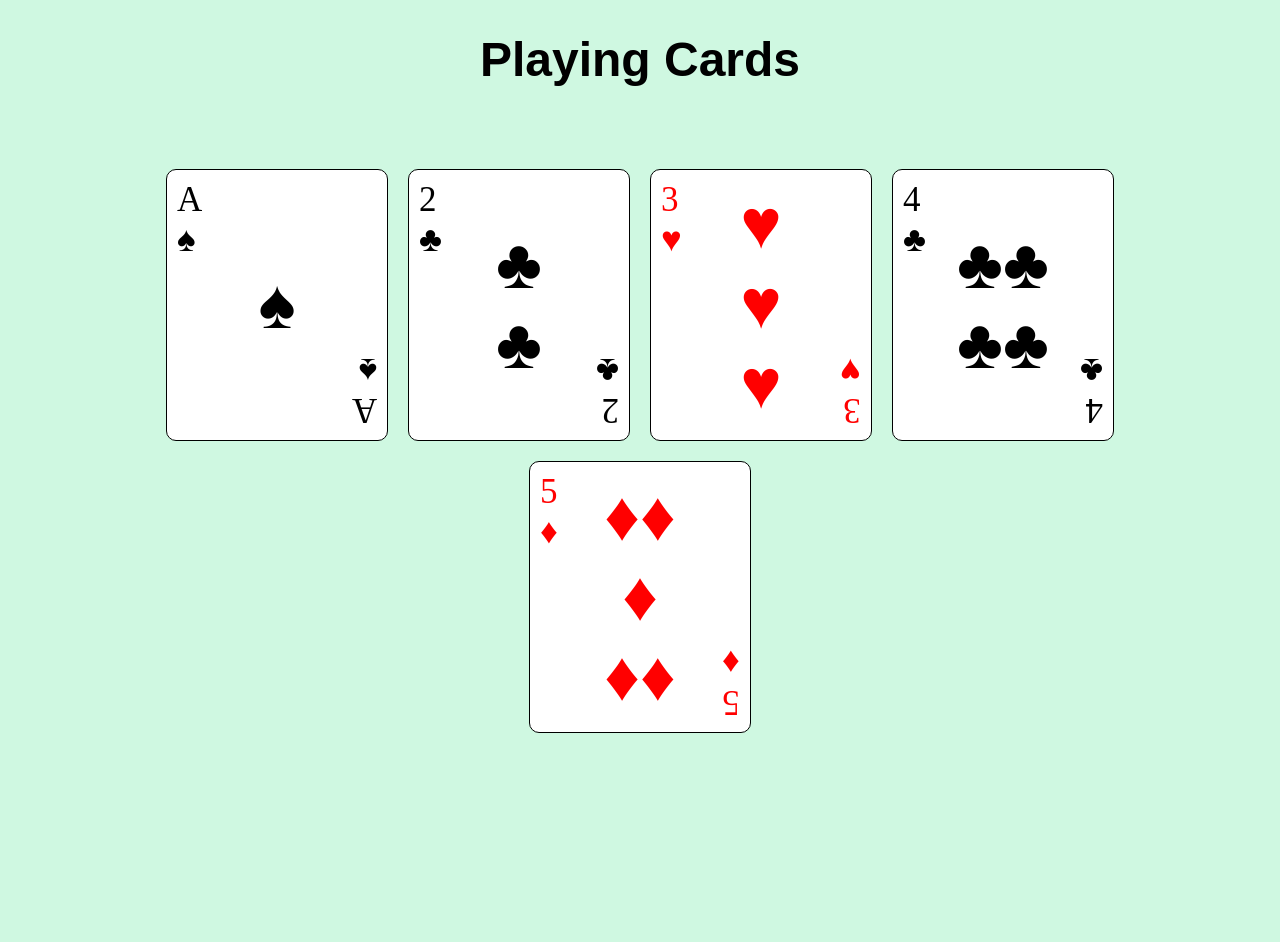
<file: index.html>
<!DOCTYPE html>
<html lang="en">
<head>
  <meta charset="UTF-8">
  <meta name="viewport" content="width=device-width, initial-scale=1.0">
  <title>Playing Card</title>
  <link rel="stylesheet" href="playingcard.css">
</head>
<body>
  <main>
    <h1>Playing Cards</h1>
    <div id="playing-cards">
    <div class="card first">
      <div class="left">
         <div>A</div>
         <div>♠</div>
      </div>
      <div class="middle">
        <div>♠</div>
      </div>
      <div class="right invert">
        <div>A</div>
        <div>♠</div>
      </div>
    </div>

    <div class="card second">
      <div class="left">
        <div>2</div>
        <div>♣</div>
      </div>
      <div class="middle">
         <div>♣</div>
         <div>♣</div>
      </div>
      <div class="right invert">
        <div>2</div>
        <div>♣</div>
      </div>
    </div>

    <div class="card third">
      <div class="left">
        <div>3</div>
        <div>♥</div>
      </div>
      <div class="middle">
         <div>♥</div>
         <div>♥</div>
         <div>♥</div>
      </div>
      <div class="right invert">
        <div>3</div>
        <div>♥</div>
      </div>
    </div>

    <div class="card fourth">
      <div class="left">
        <div>4</div>
        <div>♣</div>
      </div>
      <div class="middle">
         <div>♣♣</div>
         <div>♣♣</div>
      </div>
      <div class="right invert">
        <div>4</div>
        <div>♣</div>
      </div>
  </div>

      <div class="card fifth">
      <div class="left">
        <div>5</div>
        <div>♦</div>
      </div>
      <div class="middle">
         <div>♦♦</div>
         <div class="five">♦</div>
         <div>♦♦</div>
      </div>
      <div class="right invert">
        <div>5</div>
        <div>♦</div>
      </div>
    </div>
    </div>
  </main>
</body>
</html>
</file>
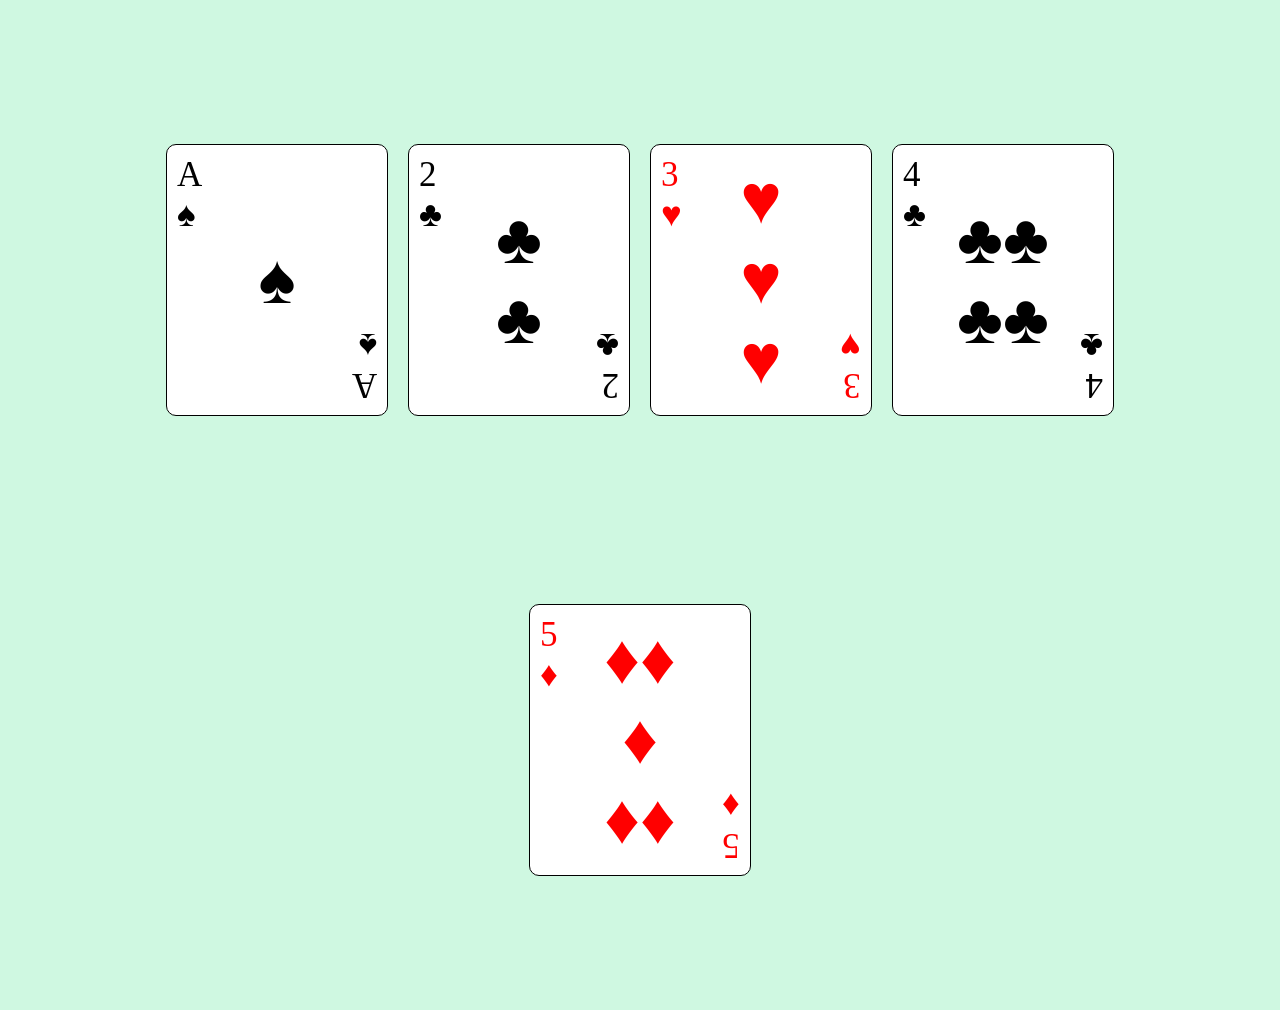
<file: playingcard.html>
<!DOCTYPE html>
<html lang="en">
<head>
  <meta charset="UTF-8">
  <meta name="viewport" content="width=device-width, initial-scale=1.0">
  <title>Playing Card</title>
  <link rel="stylesheet" href="playingcard.css">
</head>
<body>
  <main id="playing-cards">
    <div class="card first">
      <div class="left">
         <div>A</div>
         <div>♠</div>
      </div>
      <div class="middle">
        <div>♠</div>
      </div>
      <div class="right invert">
        <div>A</div>
        <div>♠</div>
      </div>
    </div>

    <div class="card second">
      <div class="left">
        <div>2</div>
        <div>♣</div>
      </div>
      <div class="middle">
         <div>♣</div>
         <div>♣</div>
      </div>
      <div class="right invert">
        <div>2</div>
        <div>♣</div>
      </div>
    </div>

    <div class="card third">
      <div class="left">
        <div>3</div>
        <div>♥</div>
      </div>
      <div class="middle">
         <div>♥</div>
         <div>♥</div>
         <div>♥</div>
      </div>
      <div class="right invert">
        <div>3</div>
        <div>♥</div>
      </div>
    </div>

    <div class="card fourth">
      <div class="left">
        <div>4</div>
        <div>♣</div>
      </div>
      <div class="middle">
         <div>♣♣</div>
         <div>♣♣</div>
      </div>
      <div class="right invert">
        <div>4</div>
        <div>♣</div>
      </div>
  </div>

      <div class="card fifth">
      <div class="left">
        <div>5</div>
        <div>♦</div>
      </div>
      <div class="middle">
         <div>♦♦</div>
         <div class="five">♦</div>
         <div>♦♦</div>
      </div>
      <div class="right invert">
        <div>5</div>
        <div>♦</div>
      </div>
    </div>
  </main>
</body>
</html>
</file>
<file: playingcard.css>
body {
  margin: 10px;
  padding: 0;
  box-sizing: border-box;
  height: 100vh;
  background-color: rgb(207, 248, 225);
}
h1 {
  font-family: sans-serif;
  text-align: center;
  font-size: 3rem;
  font-weight: bold;
}
#playing-cards {
  display: flex;
  flex-direction: column;
  justify-content: center;
  align-items: center;
  gap: 20px;
  padding: 50px;
  min-height: 100%;
}
.card {
  width: 200px;
  height: 250px;
  display: flex;
  justify-content: space-between;
  background-color: white;
  border: 1px solid black;
  border-radius: 10px;
  padding: 10px;
  transition: 0.5s ease;
}
.card:hover {
  transform: scale(1.1);
}
.left {
  align-self: flex-start;
  font-size: 35px;
}
.middle {
  display: flex;
  flex-direction: column;
  align-self: center;
  font-size: 70px;
}
.right {
  align-self: flex-end;
  font-size: 35px;
}
.third, .fifth {
  color: red;
}
.invert {
  transform: rotate(180deg);
}
.five {
  align-self: center;
}
.first:hover {
   background-color: blue;
   color: white;
}
.second:hover {
  background-color: blueviolet;
  color: white;
}
.third:hover {
  background-color: chocolate;
  color: white;
}
.fourth:hover {
  background-color: darkgreen;
  color: white;
}
.fifth:hover {
  background-color: black;
  color: white;
}

 @media (min-width: 641px) and (max-width: 1023px) {
  #playing-cards {
  display: flex;
  flex-direction: row;
  justify-content: center;
  align-items: center;
  flex-wrap: wrap;
  gap: 20px;
  padding: 50px;
  min-height: 100%;
}
}
@media (orientation: landscape) {
  #playing-cards {
  display: flex;
  flex-direction: row;
  justify-content: center;
  align-items: center;
  flex-wrap: wrap;
  gap: 20px;
  padding: 50px;
  min-height: 100%;
} 
}

@media (min-width: 1024px) {
  #playing-cards {
  display: flex;
  flex-direction: row;
  justify-content: center;
  align-items: center;
  flex-wrap: wrap;
  gap: 20px;
  padding: 50px;
  min-height: 100%;
} 
}
</file>
